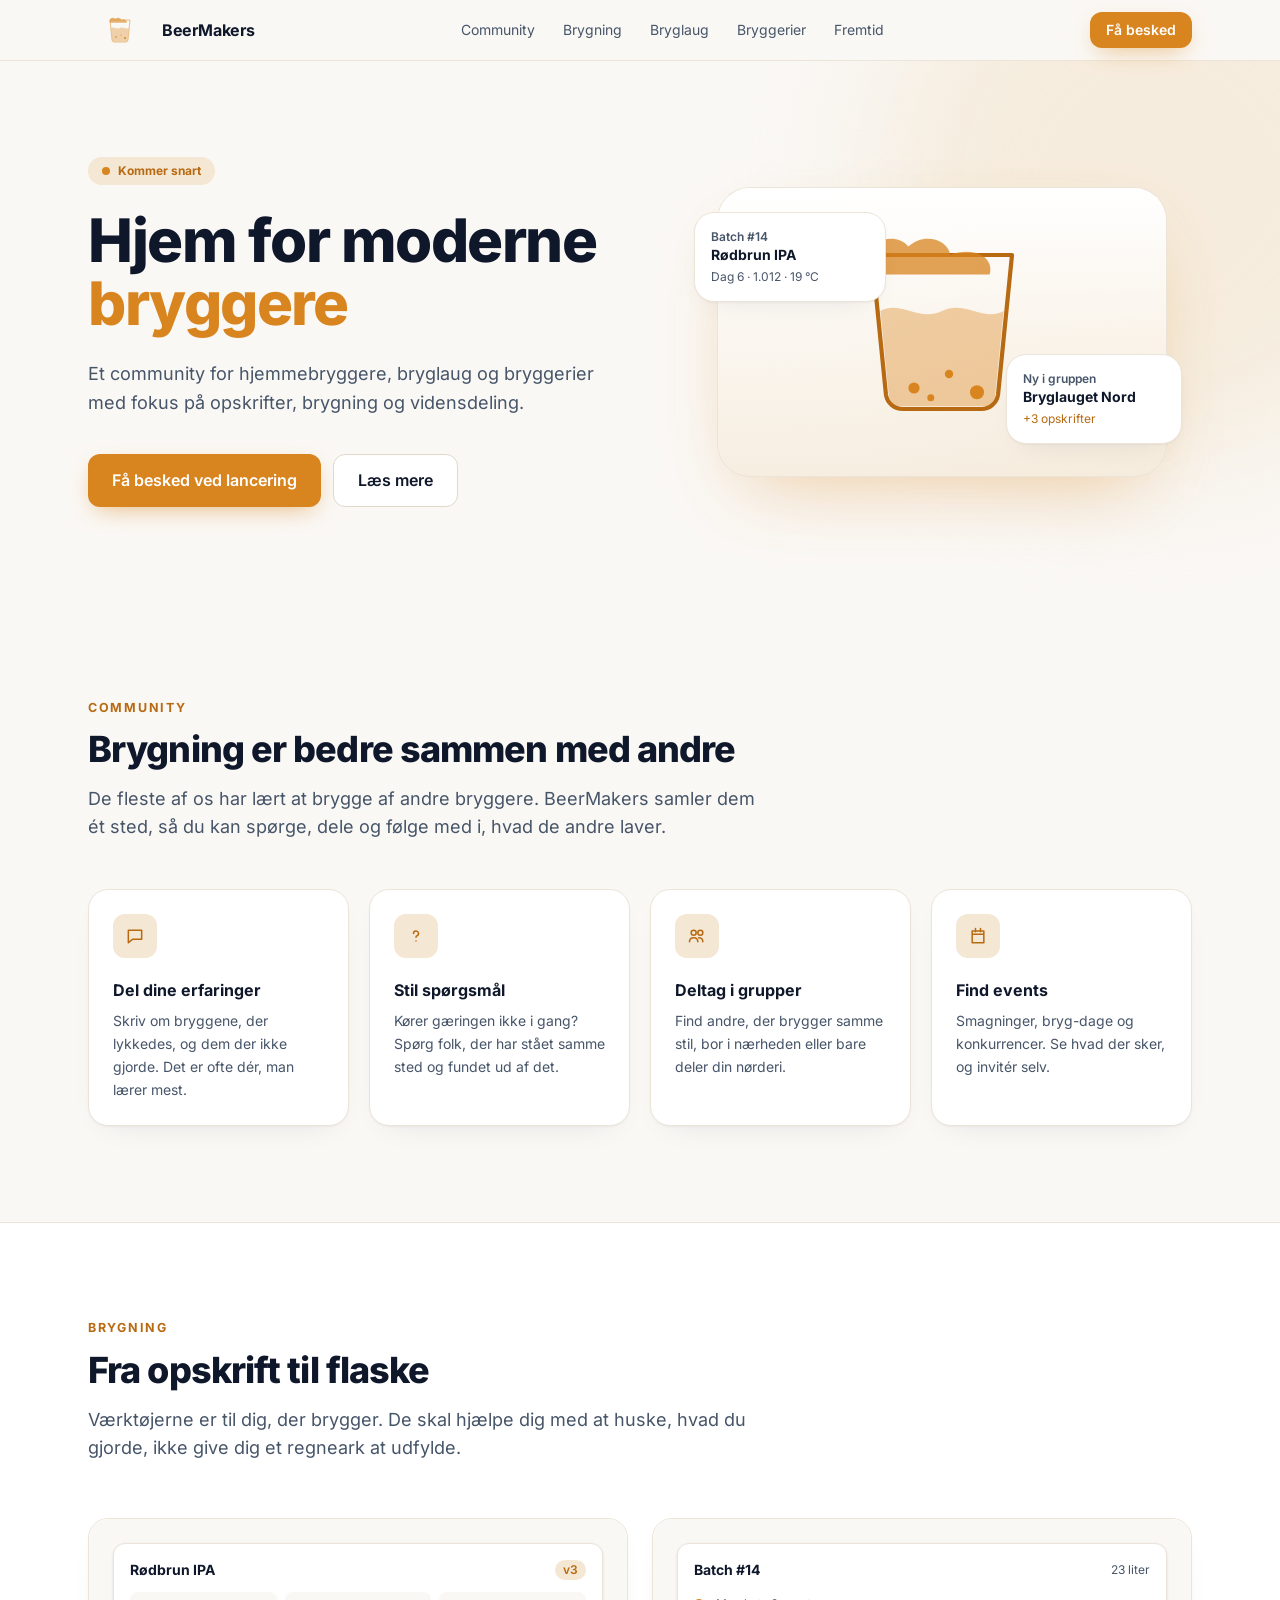
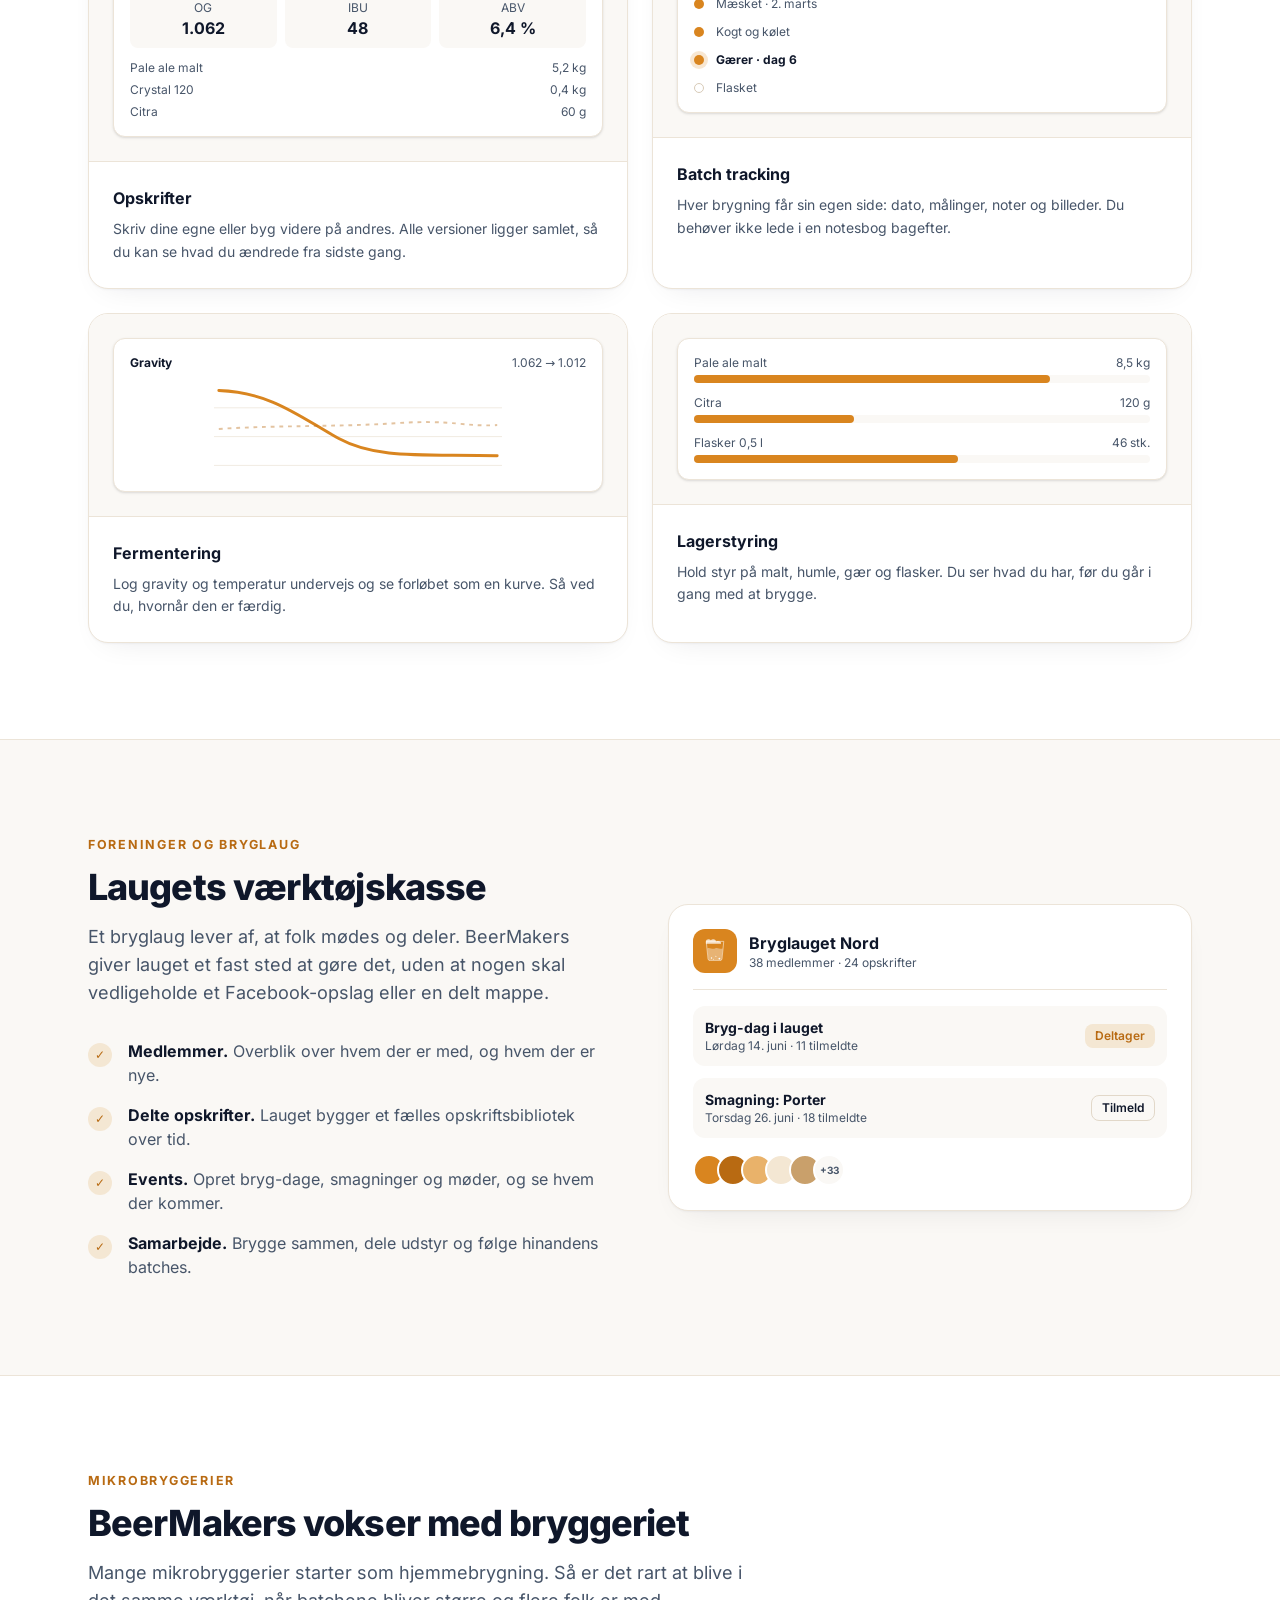
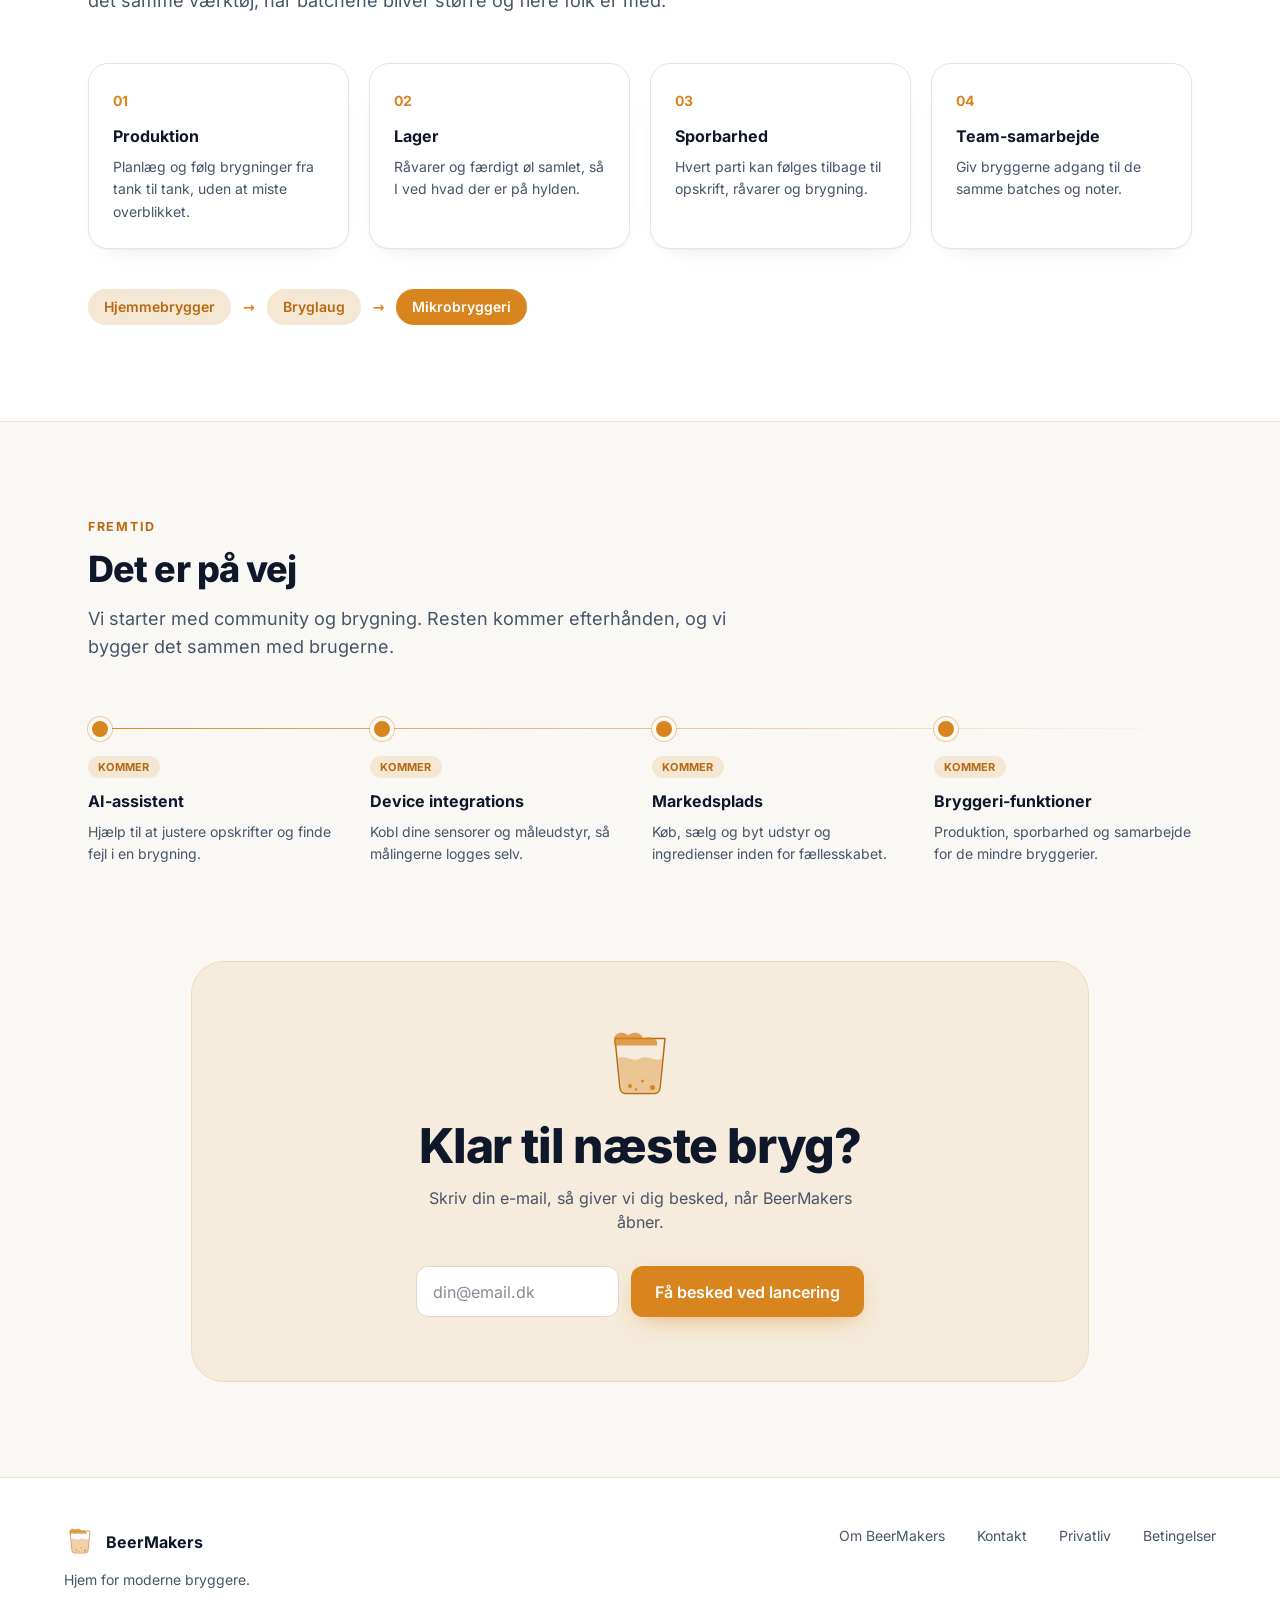
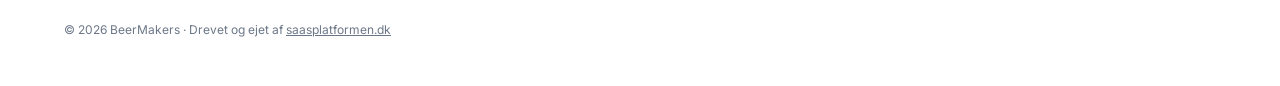
<file: index.html>
<!DOCTYPE html><html lang="da"><head><meta charset="utf-8"><meta name="viewport" content="width=device-width, initial-scale=1"><title>BeerMakers – Hjem for moderne bryggere</title><meta name="description" content="BeerMakers er et community for hjemmebryggere, bryglaug og bryggerier med fokus på opskrifter, brygning og vidensdeling. Kommer snart."><meta name="theme-color" content="#FAF8F5"><link rel="canonical" href="https://www.beermakers.online/"><link rel="icon" type="image/svg+xml" href="/favicon.svg"><meta property="og:type" content="website"><meta property="og:locale" content="da_DK"><meta property="og:site_name" content="BeerMakers"><meta property="og:title" content="BeerMakers – Hjem for moderne bryggere"><meta property="og:description" content="BeerMakers er et community for hjemmebryggere, bryglaug og bryggerier med fokus på opskrifter, brygning og vidensdeling. Kommer snart."><meta property="og:url" content="https://www.beermakers.online/"><meta name="twitter:card" content="summary"><script type="application/ld+json">{"@context":"https://schema.org","@type":"Organization","name":"BeerMakers","url":"https://www.beermakers.online","parentOrganization":{"@type":"Organization","name":"SaaSPlatformen","url":"https://www.saasplatformen.dk"}}</script><link rel="stylesheet" href="/_astro/Base.WzMVnJME.css"></head><body><a href="#main" class="sr-only focus:not-sr-only focus:fixed focus:left-4 focus:top-4 focus:z-50 focus:rounded-lg focus:bg-white focus:px-4 focus:py-2">Spring til indhold</a><header class="sticky top-0 z-40 border-b border-[#ece4d8] bg-paper/85 backdrop-blur"><div class="mx-auto flex max-w-6xl items-center justify-between px-6 py-3"><a href="/" class="brand-link flex items-center gap-2.5 font-bold tracking-tight"><svg class="navlogo h-8 w-16" viewBox="0 0 320 160" fill="none" aria-hidden="true" focusable="false" style="color:#D9851F"><path d="M110 30h100l-10 100a12 12 0 0 1-12 10h-56a12 12 0 0 1-12-10z" stroke="currentColor" stroke-width="2.5" stroke-linejoin="round"></path><path class="liquid" d="M116 70c14-8 28 8 44 0s30 8 44 0l-6 60a8 8 0 0 1-8 8h-60a8 8 0 0 1-8-8z" fill="currentColor" fill-opacity="0.35"></path><path d="M108 32c0-14 20-18 28-8 10-10 28-6 30 6 14-6 32 0 28 14H108z" fill="currentColor" fill-opacity="0.6"></path><circle class="b b1" cx="140" cy="115" r="4" fill="currentColor"></circle><circle class="b b2" cx="165" cy="105" r="3" fill="currentColor"></circle><circle class="b b3" cx="185" cy="120" r="5" fill="currentColor"></circle></svg><span>BeerMakers</span></a><nav class="hidden items-center gap-7 text-sm text-slate-body md:flex" aria-label="Hovedmenu"><a href="#community" class="hover:text-ink">Community</a><a href="#brygning" class="hover:text-ink">Brygning</a><a href="#laug" class="hover:text-ink">Bryglaug</a><a href="#bryggerier" class="hover:text-ink">Bryggerier</a><a href="#fremtid" class="hover:text-ink">Fremtid</a></nav><a href="#notify" class="btn btn-primary !px-4 !py-2 text-sm">Få besked</a></div></header><main id="main"><!-- HERO --><section class="relative overflow-hidden"><div class="pointer-events-none absolute -right-40 -top-40 h-[560px] w-[560px] rounded-full bg-cream/70 blur-3xl"></div><div class="relative mx-auto grid max-w-6xl items-center gap-14 px-6 pb-24 pt-16 md:pt-24 lg:grid-cols-[1.1fr_1fr]"><div><span class="reveal inline-flex items-center gap-2 rounded-full bg-cream px-3.5 py-1.5 text-xs font-bold text-amber-dark"><span class="h-2 w-2 rounded-full bg-amber"></span>Kommer snart</span><h1 class="reveal mt-6 text-5xl font-extrabold leading-[1.05] tracking-tight sm:text-6xl" style="--d:80ms">Hjem for moderne <span class="text-amber">bryggere</span></h1><p class="reveal mt-6 max-w-xl text-lg leading-relaxed text-slate-body" style="--d:160ms">Et community for hjemmebryggere, bryglaug og bryggerier med fokus på opskrifter, brygning og vidensdeling.</p><div class="reveal mt-9 flex flex-wrap gap-3" style="--d:240ms"><a href="#notify" class="btn btn-primary">Få besked ved lancering</a><a href="#community" class="btn btn-ghost">Læs mere</a></div></div><div class="reveal relative mx-auto w-full max-w-md" style="--d:150ms" aria-hidden="true"><div class="rounded-[2rem] bg-gradient-to-b from-white to-cream/60 p-8 shadow-[0_30px_80px_-30px_rgba(217,133,31,.45)] ring-1 ring-[#ece4d8]"><svg viewBox="80 10 160 150" fill="none" class="logo-hover mx-auto h-56 w-56" aria-hidden="true" focusable="false"><defs><clipPath id="glass-clip"><path d="M110 30h100l-10 100a12 12 0 0 1-12 10h-56a12 12 0 0 1-12-10z"></path></clipPath></defs><path d="M116 70c14-8 28 8 44 0s30 8 44 0l-6 60a8 8 0 0 1-8 8h-60a8 8 0 0 1-8-8z" fill="#D9851F" fill-opacity=".38"></path><path d="M110 30h100l-10 100a12 12 0 0 1-12 10h-56a12 12 0 0 1-12-10z" stroke="#B86A12" stroke-width="3" stroke-linejoin="round"></path><g clip-path="url(#glass-clip)" fill="#D9851F"><circle class="bubble" cx="140" cy="125" r="4"></circle><circle class="bubble" cx="165" cy="115" r="3" style="animation-delay:-1.2s"></circle><circle class="bubble" cx="185" cy="128" r="5" style="animation-delay:-2.4s"></circle><circle class="bubble" cx="152" cy="132" r="2.5" style="animation-delay:-.6s"></circle></g><path class="foam" d="M108 32c0-14 20-18 28-8 10-10 28-6 30 6 14-6 32 0 28 14H108z" fill="#D9851F" fill-opacity=".75"></path></svg></div><div class="card floaty absolute -left-6 top-6 w-48 p-4 text-sm" style="--r:-3deg"><p class="text-xs font-semibold text-slate-body">Batch #14</p><p class="font-bold">Rødbrun IPA</p><p class="mt-1 text-xs text-slate-body">Dag 6 · 1.012 · 19 °C</p></div><div class="card floaty absolute -right-4 bottom-8 w-44 p-4 text-sm" style="--r:3deg;animation-delay:-3s"><p class="text-xs font-semibold text-slate-body">Ny i gruppen</p><p class="font-bold">Bryglauget Nord</p><p class="mt-1 text-xs text-amber-dark">+3 opskrifter</p></div></div></div></section><!-- COMMUNITY --><section id="community" class="mx-auto max-w-6xl px-6 py-24"><p class="eyebrow reveal">Community</p><h2 class="reveal mt-3 max-w-2xl text-4xl font-extrabold tracking-tight" style="--d:60ms">Brygning er bedre sammen med andre</h2><p class="reveal mt-4 max-w-2xl text-lg text-slate-body" style="--d:120ms">De fleste af os har lært at brygge af andre bryggere. BeerMakers samler dem ét sted, så du kan spørge, dele og følge med i, hvad de andre laver.</p><div class="mt-12 grid gap-5 sm:grid-cols-2 lg:grid-cols-4"><article class="card reveal p-6" style="--d:0ms"><div class="grid h-11 w-11 place-items-center rounded-xl bg-cream text-amber-dark"><svg viewBox="0 0 24 24" class="h-5 w-5" fill="none" stroke="currentColor" stroke-width="1.8" stroke-linecap="round" stroke-linejoin="round" aria-hidden="true"><path d="M4 5h16v11H9l-5 4z"></path></svg></div><h3 class="mt-5 font-bold">Del dine erfaringer</h3><p class="mt-2 text-sm leading-relaxed text-slate-body">Skriv om bryggene, der lykkedes, og dem der ikke gjorde. Det er ofte dér, man lærer mest.</p></article><article class="card reveal p-6" style="--d:80ms"><div class="grid h-11 w-11 place-items-center rounded-xl bg-cream text-amber-dark"><svg viewBox="0 0 24 24" class="h-5 w-5" fill="none" stroke="currentColor" stroke-width="1.8" stroke-linecap="round" stroke-linejoin="round" aria-hidden="true"><path d="M9 9a3 3 0 1 1 4 2.8c-.7.4-1 .9-1 1.7M12 18h.01"></path></svg></div><h3 class="mt-5 font-bold">Stil spørgsmål</h3><p class="mt-2 text-sm leading-relaxed text-slate-body">Kører gæringen ikke i gang? Spørg folk, der har stået samme sted og fundet ud af det.</p></article><article class="card reveal p-6" style="--d:160ms"><div class="grid h-11 w-11 place-items-center rounded-xl bg-cream text-amber-dark"><svg viewBox="0 0 24 24" class="h-5 w-5" fill="none" stroke="currentColor" stroke-width="1.8" stroke-linecap="round" stroke-linejoin="round" aria-hidden="true"><path d="M8 11a3 3 0 1 0 0-6 3 3 0 0 0 0 6zm8 0a3 3 0 1 0 0-6 3 3 0 0 0 0 6zM3 19c0-3 2-5 5-5s5 2 5 5m1-5c3 0 5 2 5 5"></path></svg></div><h3 class="mt-5 font-bold">Deltag i grupper</h3><p class="mt-2 text-sm leading-relaxed text-slate-body">Find andre, der brygger samme stil, bor i nærheden eller bare deler din nørderi.</p></article><article class="card reveal p-6" style="--d:240ms"><div class="grid h-11 w-11 place-items-center rounded-xl bg-cream text-amber-dark"><svg viewBox="0 0 24 24" class="h-5 w-5" fill="none" stroke="currentColor" stroke-width="1.8" stroke-linecap="round" stroke-linejoin="round" aria-hidden="true"><path d="M5 6h14v14H5zM5 10h14M9 3v4m6-4v4"></path></svg></div><h3 class="mt-5 font-bold">Find events</h3><p class="mt-2 text-sm leading-relaxed text-slate-body">Smagninger, bryg-dage og konkurrencer. Se hvad der sker, og invitér selv.</p></article></div></section><!-- BRYGNING --><section id="brygning" class="border-y border-[#ece4d8] bg-white py-24"><div class="mx-auto max-w-6xl px-6"><p class="eyebrow reveal">Brygning</p><h2 class="reveal mt-3 max-w-2xl text-4xl font-extrabold tracking-tight" style="--d:60ms">Fra opskrift til flaske</h2><p class="reveal mt-4 max-w-2xl text-lg text-slate-body" style="--d:120ms">Værktøjerne er til dig, der brygger. De skal hjælpe dig med at huske, hvad du gjorde, ikke give dig et regneark at udfylde.</p><div class="mt-14 grid gap-6 lg:grid-cols-2"><!-- opskrift --><article class="card reveal overflow-hidden" style="--d:0ms"><div class="border-b border-[#ece4d8] bg-paper p-6" aria-hidden="true"><div class="rounded-xl border border-[#ece4d8] bg-white p-4 text-sm shadow-sm"><div class="flex items-center justify-between"><b>Rødbrun IPA</b><span class="rounded-full bg-cream px-2 py-0.5 text-xs font-semibold text-amber-dark">v3</span></div><dl class="mt-3 grid grid-cols-3 gap-2 text-center text-xs text-slate-body"><div class="rounded-lg bg-paper p-2"><dt>OG</dt><dd class="text-base font-bold text-ink">1.062</dd></div><div class="rounded-lg bg-paper p-2"><dt>IBU</dt><dd class="text-base font-bold text-ink">48</dd></div><div class="rounded-lg bg-paper p-2"><dt>ABV</dt><dd class="text-base font-bold text-ink">6,4 %</dd></div></dl><ul class="mt-3 space-y-1.5 text-xs text-slate-body"><li class="flex justify-between"><span>Pale ale malt</span><span>5,2 kg</span></li><li class="flex justify-between"><span>Crystal 120</span><span>0,4 kg</span></li><li class="flex justify-between"><span>Citra</span><span>60 g</span></li></ul></div></div><div class="p-6"><h3 class="font-bold">Opskrifter</h3><p class="mt-2 text-sm leading-relaxed text-slate-body">Skriv dine egne eller byg videre på andres. Alle versioner ligger samlet, så du kan se hvad du ændrede fra sidste gang.</p></div></article><!-- batch --><article class="card reveal overflow-hidden" style="--d:80ms"><div class="border-b border-[#ece4d8] bg-paper p-6" aria-hidden="true"><div class="rounded-xl border border-[#ece4d8] bg-white p-4 text-sm shadow-sm"><div class="flex items-center justify-between"><b>Batch #14</b><span class="text-xs text-slate-body">23 liter</span></div><ol class="mt-4 space-y-3 text-xs"><li class="flex items-center gap-3"><span class="h-2.5 w-2.5 rounded-full bg-amber"></span><span class="text-slate-body">Mæsket · 2. marts</span></li><li class="flex items-center gap-3"><span class="h-2.5 w-2.5 rounded-full bg-amber"></span><span class="text-slate-body">Kogt og kølet</span></li><li class="flex items-center gap-3"><span class="h-2.5 w-2.5 rounded-full bg-amber ring-4 ring-amber/20"></span><b>Gærer · dag 6</b></li><li class="flex items-center gap-3"><span class="h-2.5 w-2.5 rounded-full border border-[#d8cbb8]"></span><span class="text-slate-body">Flasket</span></li></ol></div></div><div class="p-6"><h3 class="font-bold">Batch tracking</h3><p class="mt-2 text-sm leading-relaxed text-slate-body">Hver brygning får sin egen side: dato, målinger, noter og billeder. Du behøver ikke lede i en notesbog bagefter.</p></div></article><!-- fermentering --><article class="card reveal overflow-hidden" style="--d:0ms"><div class="border-b border-[#ece4d8] bg-paper p-6" aria-hidden="true"><div class="rounded-xl border border-[#ece4d8] bg-white p-4 shadow-sm"><div class="flex justify-between text-xs text-slate-body"><b class="text-ink">Gravity</b><span>1.062 → 1.012</span></div><svg viewBox="0 0 300 100" class="mt-2 h-24 w-full" fill="none"><path d="M0 90H300M0 60H300M0 30H300" stroke="#f1ebe1"></path><path class="drawn" d="M5 12C60 14 90 40 130 62S220 78 295 80" stroke="#D9851F" stroke-width="3" stroke-linecap="round"></path><path d="M5 52C70 48 130 50 190 46S260 50 295 48" stroke="#B86A12" stroke-opacity=".4" stroke-width="2" stroke-dasharray="4 5"></path></svg></div></div><div class="p-6"><h3 class="font-bold">Fermentering</h3><p class="mt-2 text-sm leading-relaxed text-slate-body">Log gravity og temperatur undervejs og se forløbet som en kurve. Så ved du, hvornår den er færdig.</p></div></article><!-- lager --><article class="card reveal overflow-hidden" style="--d:80ms"><div class="border-b border-[#ece4d8] bg-paper p-6" aria-hidden="true"><div class="space-y-3 rounded-xl border border-[#ece4d8] bg-white p-4 text-xs shadow-sm"><div><div class="mb-1 flex justify-between text-slate-body"><span>Pale ale malt</span><span>8,5 kg</span></div><div class="h-2 rounded-full bg-paper"><div class="h-2 w-[78%] rounded-full bg-amber"></div></div></div><div><div class="mb-1 flex justify-between text-slate-body"><span>Citra</span><span>120 g</span></div><div class="h-2 rounded-full bg-paper"><div class="h-2 w-[35%] rounded-full bg-amber"></div></div></div><div><div class="mb-1 flex justify-between text-slate-body"><span>Flasker 0,5 l</span><span>46 stk.</span></div><div class="h-2 rounded-full bg-paper"><div class="h-2 w-[58%] rounded-full bg-amber"></div></div></div></div></div><div class="p-6"><h3 class="font-bold">Lagerstyring</h3><p class="mt-2 text-sm leading-relaxed text-slate-body">Hold styr på malt, humle, gær og flasker. Du ser hvad du har, før du går i gang med at brygge.</p></div></article></div></div></section><!-- LAUG --><section id="laug" class="mx-auto grid max-w-6xl items-center gap-14 px-6 py-24 lg:grid-cols-2"><div><p class="eyebrow reveal">Foreninger og bryglaug</p><h2 class="reveal mt-3 text-4xl font-extrabold tracking-tight" style="--d:60ms">Laugets værktøjskasse</h2><p class="reveal mt-4 text-lg text-slate-body" style="--d:120ms">Et bryglaug lever af, at folk mødes og deler. BeerMakers giver lauget et fast sted at gøre det, uden at nogen skal vedligeholde et Facebook-opslag eller en delt mappe.</p><ul class="mt-8 space-y-4"><li class="reveal flex gap-4" style="--d:0ms"><span class="mt-1 grid h-6 w-6 shrink-0 place-items-center rounded-full bg-cream text-xs font-bold text-amber-dark">✓</span><p><b>Medlemmer.</b> <span class="text-slate-body">Overblik over hvem der er med, og hvem der er nye.</span></p></li><li class="reveal flex gap-4" style="--d:70ms"><span class="mt-1 grid h-6 w-6 shrink-0 place-items-center rounded-full bg-cream text-xs font-bold text-amber-dark">✓</span><p><b>Delte opskrifter.</b> <span class="text-slate-body">Lauget bygger et fælles opskriftsbibliotek over tid.</span></p></li><li class="reveal flex gap-4" style="--d:140ms"><span class="mt-1 grid h-6 w-6 shrink-0 place-items-center rounded-full bg-cream text-xs font-bold text-amber-dark">✓</span><p><b>Events.</b> <span class="text-slate-body">Opret bryg-dage, smagninger og møder, og se hvem der kommer.</span></p></li><li class="reveal flex gap-4" style="--d:210ms"><span class="mt-1 grid h-6 w-6 shrink-0 place-items-center rounded-full bg-cream text-xs font-bold text-amber-dark">✓</span><p><b>Samarbejde.</b> <span class="text-slate-body">Brygge sammen, dele udstyr og følge hinandens batches.</span></p></li></ul></div><div class="reveal card p-6" style="--d:120ms" aria-hidden="true"><div class="flex items-center gap-3 border-b border-[#ece4d8] pb-4"><span class="grid h-11 w-11 place-items-center rounded-xl bg-amber text-white"><svg viewBox="80 10 160 150" fill="none" class="logo-hover h-7 w-7 brightness-0 invert" aria-hidden="true" focusable="false"><defs><clipPath id="glass-clip"><path d="M110 30h100l-10 100a12 12 0 0 1-12 10h-56a12 12 0 0 1-12-10z"></path></clipPath></defs><path d="M116 70c14-8 28 8 44 0s30 8 44 0l-6 60a8 8 0 0 1-8 8h-60a8 8 0 0 1-8-8z" fill="#D9851F" fill-opacity=".38"></path><path d="M110 30h100l-10 100a12 12 0 0 1-12 10h-56a12 12 0 0 1-12-10z" stroke="#B86A12" stroke-width="3" stroke-linejoin="round"></path><g clip-path="url(#glass-clip)" fill="#D9851F"><circle class="bubble" cx="140" cy="125" r="4"></circle><circle class="bubble" cx="165" cy="115" r="3" style="animation-delay:-1.2s"></circle><circle class="bubble" cx="185" cy="128" r="5" style="animation-delay:-2.4s"></circle><circle class="bubble" cx="152" cy="132" r="2.5" style="animation-delay:-.6s"></circle></g><path class="foam" d="M108 32c0-14 20-18 28-8 10-10 28-6 30 6 14-6 32 0 28 14H108z" fill="#D9851F" fill-opacity=".75"></path></svg></span><div><b>Bryglauget Nord</b><p class="text-xs text-slate-body">38 medlemmer · 24 opskrifter</p></div></div><div class="mt-4 space-y-3 text-sm"><div class="flex items-center justify-between rounded-xl bg-paper p-3"><div><b>Bryg-dag i lauget</b><p class="text-xs text-slate-body">Lørdag 14. juni · 11 tilmeldte</p></div><span class="rounded-lg bg-cream px-2.5 py-1 text-xs font-semibold text-amber-dark">Deltager</span></div><div class="flex items-center justify-between rounded-xl bg-paper p-3"><div><b>Smagning: Porter</b><p class="text-xs text-slate-body">Torsdag 26. juni · 18 tilmeldte</p></div><span class="rounded-lg border border-[#e2d8c9] px-2.5 py-1 text-xs font-semibold">Tilmeld</span></div><div class="flex -space-x-2 pt-1"><span class="h-8 w-8 rounded-full border-2 border-white" style="background:#D9851F"></span><span class="h-8 w-8 rounded-full border-2 border-white" style="background:#B86A12"></span><span class="h-8 w-8 rounded-full border-2 border-white" style="background:#E9B26A"></span><span class="h-8 w-8 rounded-full border-2 border-white" style="background:#F4E7D3"></span><span class="h-8 w-8 rounded-full border-2 border-white" style="background:#C9A06B"></span><span class="grid h-8 w-8 place-items-center rounded-full border-2 border-white bg-paper text-[10px] font-bold text-slate-body">+33</span></div></div></div></section><!-- BRYGGERIER --><section id="bryggerier" class="bg-white py-24 border-y border-[#ece4d8]"><div class="mx-auto max-w-6xl px-6"><p class="eyebrow reveal">Mikrobryggerier</p><h2 class="reveal mt-3 max-w-2xl text-4xl font-extrabold tracking-tight" style="--d:60ms">BeerMakers vokser med bryggeriet</h2><p class="reveal mt-4 max-w-2xl text-lg text-slate-body" style="--d:120ms">Mange mikrobryggerier starter som hjemmebrygning. Så er det rart at blive i det samme værktøj, når batchene bliver større og flere folk er med.</p><div class="mt-12 grid gap-5 sm:grid-cols-2 lg:grid-cols-4"><article class="card reveal p-6" style="--d:0ms"><span class="text-sm font-bold text-amber">01</span><h3 class="mt-3 font-bold">Produktion</h3><p class="mt-2 text-sm leading-relaxed text-slate-body">Planlæg og følg brygninger fra tank til tank, uden at miste overblikket.</p></article><article class="card reveal p-6" style="--d:80ms"><span class="text-sm font-bold text-amber">02</span><h3 class="mt-3 font-bold">Lager</h3><p class="mt-2 text-sm leading-relaxed text-slate-body">Råvarer og færdigt øl samlet, så I ved hvad der er på hylden.</p></article><article class="card reveal p-6" style="--d:160ms"><span class="text-sm font-bold text-amber">03</span><h3 class="mt-3 font-bold">Sporbarhed</h3><p class="mt-2 text-sm leading-relaxed text-slate-body">Hvert parti kan følges tilbage til opskrift, råvarer og brygning.</p></article><article class="card reveal p-6" style="--d:240ms"><span class="text-sm font-bold text-amber">04</span><h3 class="mt-3 font-bold">Team-samarbejde</h3><p class="mt-2 text-sm leading-relaxed text-slate-body">Giv bryggerne adgang til de samme batches og noter.</p></article></div><div class="reveal mt-10 flex flex-wrap items-center gap-3 text-sm font-semibold" style="--d:200ms"><span class="rounded-full bg-cream px-4 py-2 text-amber-dark">Hjemmebrygger</span><span aria-hidden="true" class="text-amber">→</span><span class="rounded-full bg-cream px-4 py-2 text-amber-dark">Bryglaug</span><span aria-hidden="true" class="text-amber">→</span><span class="rounded-full bg-amber px-4 py-2 text-white">Mikrobryggeri</span></div></div></section><!-- FREMTID --><section id="fremtid" class="mx-auto max-w-6xl px-6 py-24"><p class="eyebrow reveal">Fremtid</p><h2 class="reveal mt-3 max-w-2xl text-4xl font-extrabold tracking-tight" style="--d:60ms">Det er på vej</h2><p class="reveal mt-4 max-w-2xl text-lg text-slate-body" style="--d:120ms">Vi starter med community og brygning. Resten kommer efterhånden, og vi bygger det sammen med brugerne.</p><ol class="relative mt-14 grid gap-6 md:grid-cols-4"><div class="absolute left-0 right-0 top-[11px] hidden h-px bg-gradient-to-r from-amber via-[#e9c48f] to-transparent md:block"></div><li class="reveal relative pt-9" style="--d:0ms"><span class="absolute left-0 top-0 h-6 w-6 rounded-full border-4 border-paper bg-amber ring-1 ring-amber/40"></span><span class="rounded-full bg-cream px-2.5 py-1 text-[11px] font-bold uppercase tracking-wide text-amber-dark">Kommer</span><h3 class="mt-3 font-bold">AI-assistent</h3><p class="mt-2 text-sm leading-relaxed text-slate-body">Hjælp til at justere opskrifter og finde fejl i en brygning.</p></li><li class="reveal relative pt-9" style="--d:100ms"><span class="absolute left-0 top-0 h-6 w-6 rounded-full border-4 border-paper bg-amber ring-1 ring-amber/40"></span><span class="rounded-full bg-cream px-2.5 py-1 text-[11px] font-bold uppercase tracking-wide text-amber-dark">Kommer</span><h3 class="mt-3 font-bold">Device integrations</h3><p class="mt-2 text-sm leading-relaxed text-slate-body">Kobl dine sensorer og måleudstyr, så målingerne logges selv.</p></li><li class="reveal relative pt-9" style="--d:200ms"><span class="absolute left-0 top-0 h-6 w-6 rounded-full border-4 border-paper bg-amber ring-1 ring-amber/40"></span><span class="rounded-full bg-cream px-2.5 py-1 text-[11px] font-bold uppercase tracking-wide text-amber-dark">Kommer</span><h3 class="mt-3 font-bold">Markedsplads</h3><p class="mt-2 text-sm leading-relaxed text-slate-body">Køb, sælg og byt udstyr og ingredienser inden for fællesskabet.</p></li><li class="reveal relative pt-9" style="--d:300ms"><span class="absolute left-0 top-0 h-6 w-6 rounded-full border-4 border-paper bg-amber ring-1 ring-amber/40"></span><span class="rounded-full bg-cream px-2.5 py-1 text-[11px] font-bold uppercase tracking-wide text-amber-dark">Kommer</span><h3 class="mt-3 font-bold">Bryggeri-funktioner</h3><p class="mt-2 text-sm leading-relaxed text-slate-body">Produktion, sporbarhed og samarbejde for de mindre bryggerier.</p></li></ol></section><!-- CTA --><section id="notify" class="px-6 pb-24"><div class="relative mx-auto max-w-4xl overflow-hidden rounded-[2rem] bg-cream/70 p-10 text-center ring-1 ring-[#ecd9ba] sm:p-16"><svg viewBox="80 10 160 150" fill="none" class="logo-hover reveal mx-auto h-20 w-20" aria-hidden="true" focusable="false"><defs><clipPath id="glass-clip"><path d="M110 30h100l-10 100a12 12 0 0 1-12 10h-56a12 12 0 0 1-12-10z"></path></clipPath></defs><path d="M116 70c14-8 28 8 44 0s30 8 44 0l-6 60a8 8 0 0 1-8 8h-60a8 8 0 0 1-8-8z" fill="#D9851F" fill-opacity=".38"></path><path d="M110 30h100l-10 100a12 12 0 0 1-12 10h-56a12 12 0 0 1-12-10z" stroke="#B86A12" stroke-width="3" stroke-linejoin="round"></path><g clip-path="url(#glass-clip)" fill="#D9851F"><circle class="bubble" cx="140" cy="125" r="4"></circle><circle class="bubble" cx="165" cy="115" r="3" style="animation-delay:-1.2s"></circle><circle class="bubble" cx="185" cy="128" r="5" style="animation-delay:-2.4s"></circle><circle class="bubble" cx="152" cy="132" r="2.5" style="animation-delay:-.6s"></circle></g><path class="foam" d="M108 32c0-14 20-18 28-8 10-10 28-6 30 6 14-6 32 0 28 14H108z" fill="#D9851F" fill-opacity=".75"></path></svg><h2 class="reveal mt-4 text-4xl font-extrabold tracking-tight sm:text-5xl" style="--d:60ms">Klar til næste bryg?</h2><p class="reveal mx-auto mt-4 max-w-md text-slate-body" style="--d:120ms">Skriv din e-mail, så giver vi dig besked, når BeerMakers åbner.</p><form data-notify class="reveal mx-auto mt-8 flex max-w-md flex-col gap-3 sm:flex-row" style="--d:180ms"><label class="sr-only" for="email">E-mail</label><input id="email" type="email" required placeholder="din@email.dk" autocomplete="email" class="min-w-0 flex-1 rounded-xl border border-[#e2d8c9] bg-white px-4 py-3 outline-none transition focus:border-amber focus:ring-4 focus:ring-amber/20"><button type="submit" class="btn btn-primary">Få besked ved lancering</button></form><p id="notify-ok" hidden class="mt-6 font-semibold text-amber-dark">Tak! Vi skriver til dig, når vi er klar.</p></div></section></main><footer class="border-t border-[#ece4d8] bg-white px-6 py-12"><div class="mx-auto flex max-w-6xl flex-col justify-between gap-8 md:flex-row"><div><div class="flex items-center gap-2.5 font-bold"><svg viewBox="80 10 160 150" fill="none" class="logo-hover h-8 w-8" aria-hidden="true" focusable="false"><defs><clipPath id="glass-clip"><path d="M110 30h100l-10 100a12 12 0 0 1-12 10h-56a12 12 0 0 1-12-10z"></path></clipPath></defs><path d="M116 70c14-8 28 8 44 0s30 8 44 0l-6 60a8 8 0 0 1-8 8h-60a8 8 0 0 1-8-8z" fill="#D9851F" fill-opacity=".38"></path><path d="M110 30h100l-10 100a12 12 0 0 1-12 10h-56a12 12 0 0 1-12-10z" stroke="#B86A12" stroke-width="3" stroke-linejoin="round"></path><g clip-path="url(#glass-clip)" fill="#D9851F"><circle class="bubble" cx="140" cy="125" r="4"></circle><circle class="bubble" cx="165" cy="115" r="3" style="animation-delay:-1.2s"></circle><circle class="bubble" cx="185" cy="128" r="5" style="animation-delay:-2.4s"></circle><circle class="bubble" cx="152" cy="132" r="2.5" style="animation-delay:-.6s"></circle></g><path class="foam" d="M108 32c0-14 20-18 28-8 10-10 28-6 30 6 14-6 32 0 28 14H108z" fill="#D9851F" fill-opacity=".75"></path></svg>BeerMakers</div><p class="mt-3 text-sm text-slate-body">Hjem for moderne bryggere.</p></div><nav class="flex flex-wrap gap-x-8 gap-y-3 text-sm text-slate-body" aria-label="Footer"><a href="#community" class="hover:text-ink">Om BeerMakers</a><a href="mailto:kontakt@saasplatformen.dk" class="hover:text-ink">Kontakt</a><a href="/privatliv/" class="hover:text-ink">Privatliv</a><a href="/betingelser/" class="hover:text-ink">Betingelser</a></nav></div><p class="mx-auto mt-8 max-w-6xl text-xs text-slate-body/80">© 2026 BeerMakers · Drevet og ejet af <a href="https://saasplatformen.dk" target="_blank" rel="noopener noreferrer" class="underline hover:text-ink">saasplatformen.dk</a></p></footer><script type="module">var e=new IntersectionObserver(t=>t.forEach(t=>{t.isIntersecting&&(t.target.classList.add(`in`),e.unobserve(t.target))}),{threshold:.12});document.querySelectorAll(`.reveal`).forEach(t=>e.observe(t));var t=document.querySelector(`form[data-notify]`);t?.addEventListener(`submit`,e=>{e.preventDefault(),t.hidden=!0,document.getElementById(`notify-ok`)?.removeAttribute(`hidden`)});</script></body></html>
</file>
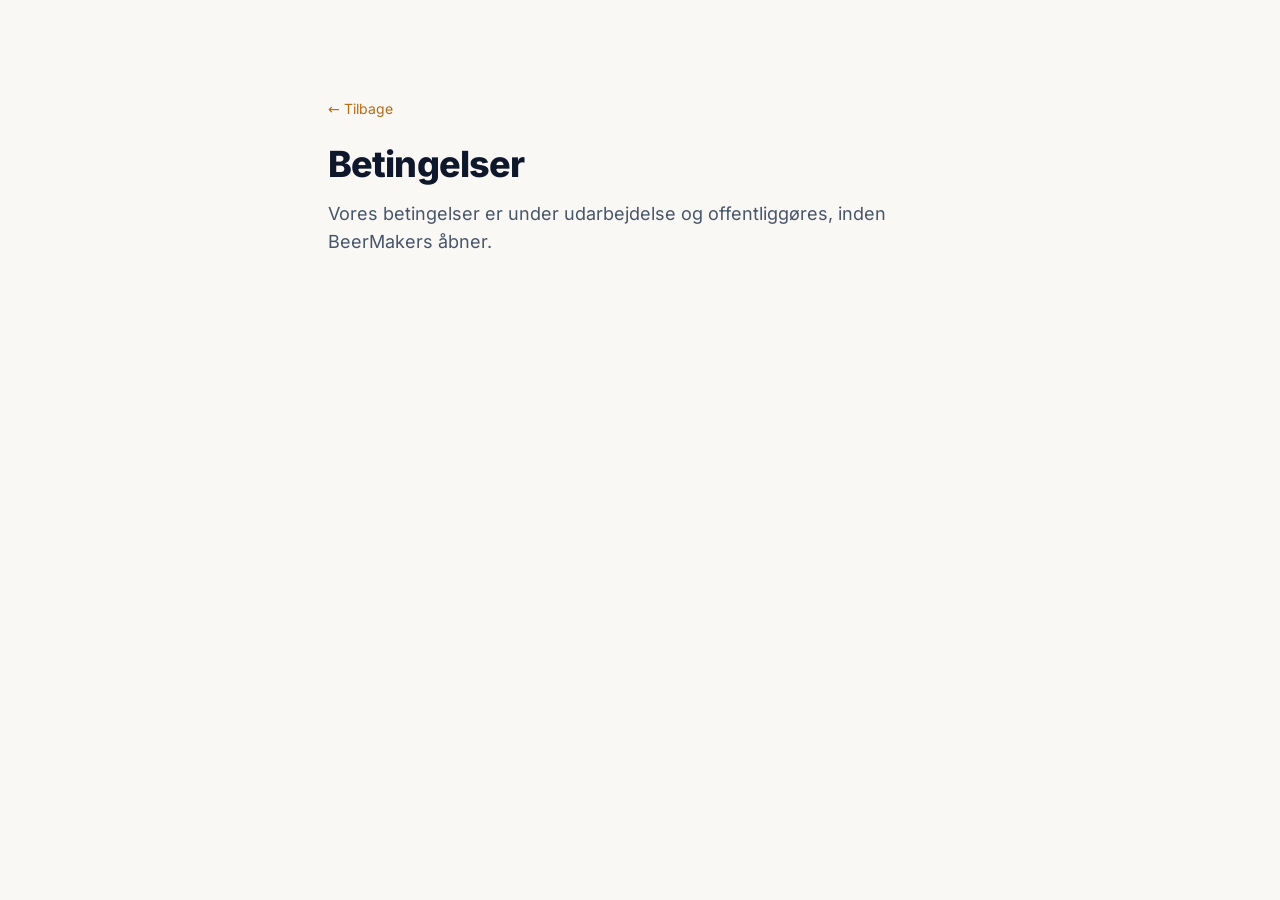
<file: betingelser/index.html>
<!DOCTYPE html><html lang="da"><head><meta charset="utf-8"><meta name="viewport" content="width=device-width, initial-scale=1"><title>Betingelser – BeerMakers</title><meta name="description" content="BeerMakers er et community for hjemmebryggere, bryglaug og bryggerier med fokus på opskrifter, brygning og vidensdeling. Kommer snart."><meta name="theme-color" content="#FAF8F5"><link rel="canonical" href="https://www.beermakers.online/betingelser/"><link rel="icon" type="image/svg+xml" href="/favicon.svg"><meta property="og:type" content="website"><meta property="og:locale" content="da_DK"><meta property="og:site_name" content="BeerMakers"><meta property="og:title" content="Betingelser – BeerMakers"><meta property="og:description" content="BeerMakers er et community for hjemmebryggere, bryglaug og bryggerier med fokus på opskrifter, brygning og vidensdeling. Kommer snart."><meta property="og:url" content="https://www.beermakers.online/betingelser/"><meta name="twitter:card" content="summary"><script type="application/ld+json">{"@context":"https://schema.org","@type":"Organization","name":"BeerMakers","url":"https://www.beermakers.online","parentOrganization":{"@type":"Organization","name":"SaaSPlatformen","url":"https://www.saasplatformen.dk"}}</script><link rel="stylesheet" href="/_astro/Base.WzMVnJME.css"></head><body><main class="mx-auto max-w-2xl px-6 py-24"><a href="/" class="text-sm text-amber-dark">← Tilbage</a><h1 class="mt-6 text-4xl font-extrabold tracking-tight">Betingelser</h1><p class="mt-4 text-lg text-slate-body">Vores betingelser er under udarbejdelse og offentliggøres, inden BeerMakers åbner.</p></main><script type="module">var e=new IntersectionObserver(t=>t.forEach(t=>{t.isIntersecting&&(t.target.classList.add(`in`),e.unobserve(t.target))}),{threshold:.12});document.querySelectorAll(`.reveal`).forEach(t=>e.observe(t));var t=document.querySelector(`form[data-notify]`);t?.addEventListener(`submit`,e=>{e.preventDefault(),t.hidden=!0,document.getElementById(`notify-ok`)?.removeAttribute(`hidden`)});</script></body></html>
</file>
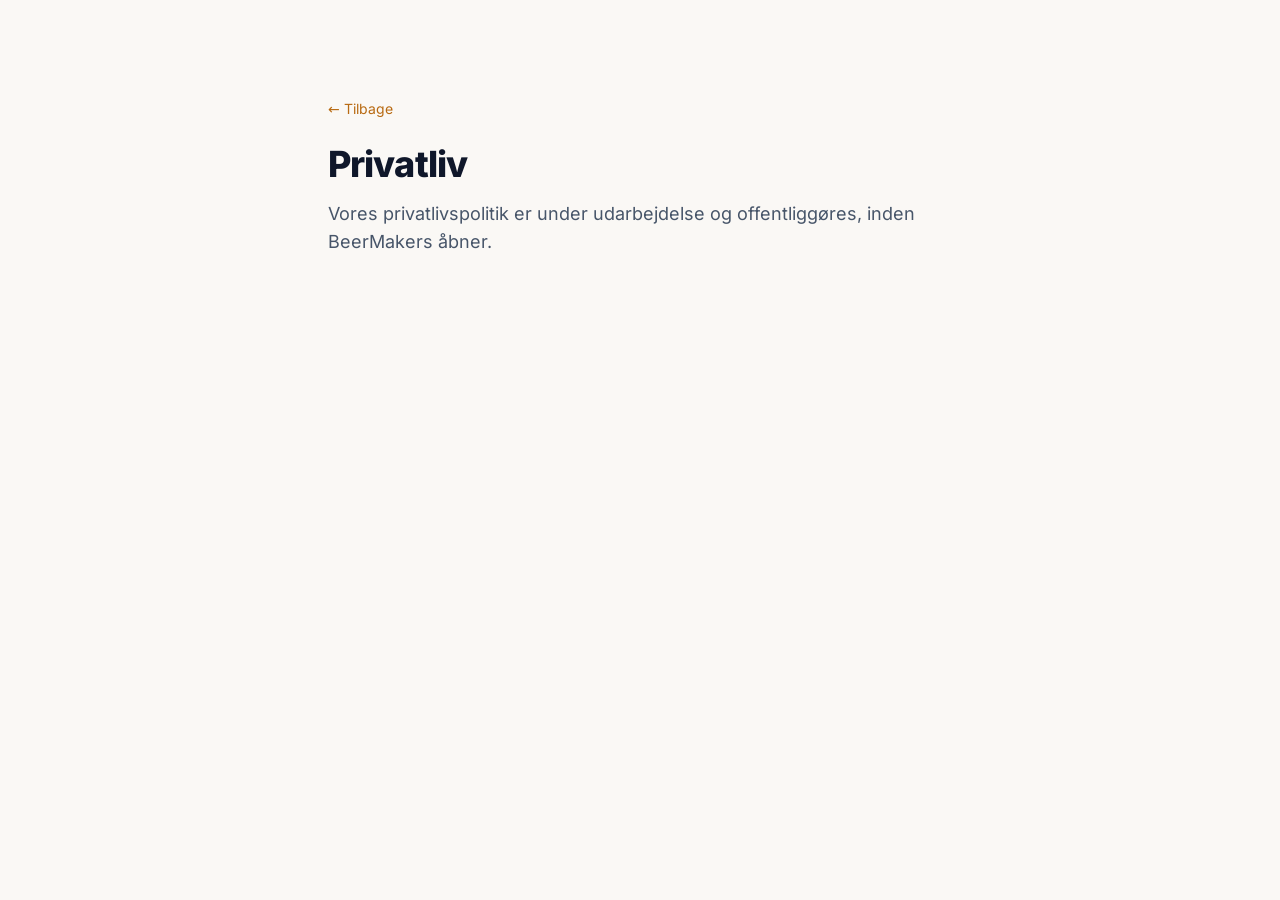
<file: privatliv/index.html>
<!DOCTYPE html><html lang="da"><head><meta charset="utf-8"><meta name="viewport" content="width=device-width, initial-scale=1"><title>Privatliv – BeerMakers</title><meta name="description" content="BeerMakers er et community for hjemmebryggere, bryglaug og bryggerier med fokus på opskrifter, brygning og vidensdeling. Kommer snart."><meta name="theme-color" content="#FAF8F5"><link rel="canonical" href="https://www.beermakers.online/privatliv/"><link rel="icon" type="image/svg+xml" href="/favicon.svg"><meta property="og:type" content="website"><meta property="og:locale" content="da_DK"><meta property="og:site_name" content="BeerMakers"><meta property="og:title" content="Privatliv – BeerMakers"><meta property="og:description" content="BeerMakers er et community for hjemmebryggere, bryglaug og bryggerier med fokus på opskrifter, brygning og vidensdeling. Kommer snart."><meta property="og:url" content="https://www.beermakers.online/privatliv/"><meta name="twitter:card" content="summary"><script type="application/ld+json">{"@context":"https://schema.org","@type":"Organization","name":"BeerMakers","url":"https://www.beermakers.online","parentOrganization":{"@type":"Organization","name":"SaaSPlatformen","url":"https://www.saasplatformen.dk"}}</script><link rel="stylesheet" href="/_astro/Base.WzMVnJME.css"></head><body><main class="mx-auto max-w-2xl px-6 py-24"><a href="/" class="text-sm text-amber-dark">← Tilbage</a><h1 class="mt-6 text-4xl font-extrabold tracking-tight">Privatliv</h1><p class="mt-4 text-lg text-slate-body">Vores privatlivspolitik er under udarbejdelse og offentliggøres, inden BeerMakers åbner.</p></main><script type="module">var e=new IntersectionObserver(t=>t.forEach(t=>{t.isIntersecting&&(t.target.classList.add(`in`),e.unobserve(t.target))}),{threshold:.12});document.querySelectorAll(`.reveal`).forEach(t=>e.observe(t));var t=document.querySelector(`form[data-notify]`);t?.addEventListener(`submit`,e=>{e.preventDefault(),t.hidden=!0,document.getElementById(`notify-ok`)?.removeAttribute(`hidden`)});</script></body></html>
</file>
<file: _astro/Base.WzMVnJME.css>
/*! tailwindcss v4.3.5 | MIT License | https://tailwindcss.com */
@layer properties{@supports (((-webkit-hyphens:none)) and (not (margin-trim:block))) or ((-moz-orient:inline) and (not (color:rgb(from red r g b)))){*,:before,:after,::backdrop{--tw-space-y-reverse:0;--tw-space-x-reverse:0;--tw-border-style:solid;--tw-gradient-position:initial;--tw-gradient-from:#0000;--tw-gradient-via:#0000;--tw-gradient-to:#0000;--tw-gradient-stops:initial;--tw-gradient-via-stops:initial;--tw-gradient-from-position:0%;--tw-gradient-via-position:50%;--tw-gradient-to-position:100%;--tw-leading:initial;--tw-font-weight:initial;--tw-tracking:initial;--tw-shadow:0 0 #0000;--tw-shadow-color:initial;--tw-shadow-alpha:100%;--tw-inset-shadow:0 0 #0000;--tw-inset-shadow-color:initial;--tw-inset-shadow-alpha:100%;--tw-ring-color:initial;--tw-ring-shadow:0 0 #0000;--tw-inset-ring-color:initial;--tw-inset-ring-shadow:0 0 #0000;--tw-ring-inset:initial;--tw-ring-offset-width:0px;--tw-ring-offset-color:#fff;--tw-ring-offset-shadow:0 0 #0000;--tw-blur:initial;--tw-brightness:initial;--tw-contrast:initial;--tw-grayscale:initial;--tw-hue-rotate:initial;--tw-invert:initial;--tw-opacity:initial;--tw-saturate:initial;--tw-sepia:initial;--tw-drop-shadow:initial;--tw-drop-shadow-color:initial;--tw-drop-shadow-alpha:100%;--tw-drop-shadow-size:initial;--tw-backdrop-blur:initial;--tw-backdrop-brightness:initial;--tw-backdrop-contrast:initial;--tw-backdrop-grayscale:initial;--tw-backdrop-hue-rotate:initial;--tw-backdrop-invert:initial;--tw-backdrop-opacity:initial;--tw-backdrop-saturate:initial;--tw-backdrop-sepia:initial}}}@layer theme{:root,:host{--font-sans:"Inter Variable", system-ui, sans-serif;--font-mono:ui-monospace, SFMono-Regular, Menlo, Monaco, Consolas, "Liberation Mono", "Courier New", monospace;--color-white:#fff;--spacing:.25rem;--container-md:28rem;--container-xl:36rem;--container-2xl:42rem;--container-4xl:56rem;--container-6xl:72rem;--text-xs:.75rem;--text-xs--line-height:calc(1 / .75);--text-sm:.875rem;--text-sm--line-height:calc(1.25 / .875);--text-base:1rem;--text-base--line-height:calc(1.5 / 1);--text-lg:1.125rem;--text-lg--line-height:calc(1.75 / 1.125);--text-4xl:2.25rem;--text-4xl--line-height:calc(2.5 / 2.25);--text-5xl:3rem;--text-5xl--line-height:1;--text-6xl:3.75rem;--text-6xl--line-height:1;--font-weight-semibold:600;--font-weight-bold:700;--font-weight-extrabold:800;--tracking-tight:-.025em;--tracking-wide:.025em;--leading-relaxed:1.625;--radius-lg:.5rem;--radius-xl:.75rem;--blur-3xl:64px;--default-transition-duration:.15s;--default-transition-timing-function:cubic-bezier(.4, 0, .2, 1);--default-font-family:var(--font-sans);--default-mono-font-family:var(--font-mono);--color-amber:#d9851f;--color-amber-dark:#b86a12;--color-cream:#f4e7d3;--color-paper:#faf8f5;--color-ink:#0f172a;--color-slate-body:#475569}}@layer base{*,:after,:before,::backdrop{box-sizing:border-box;border:0 solid;margin:0;padding:0}::file-selector-button{box-sizing:border-box;border:0 solid;margin:0;padding:0}html,:host{-webkit-text-size-adjust:100%;tab-size:4;line-height:1.5;font-family:var(--default-font-family,-apple-system, BlinkMacSystemFont, "Segoe UI", Roboto, "Helvetica Neue", "Noto Sans", Arial, sans-serif, "Apple Color Emoji", "Segoe UI Emoji", "Segoe UI Symbol", "Noto Color Emoji");font-feature-settings:var(--default-font-feature-settings,normal);font-variation-settings:var(--default-font-variation-settings,normal);-webkit-tap-highlight-color:transparent}hr{height:0;color:inherit;border-top-width:1px}abbr:where([title]){text-decoration:underline dotted}h1,h2,h3,h4,h5,h6{font-size:inherit;font-weight:inherit}a{color:inherit;-webkit-text-decoration:inherit;-webkit-text-decoration:inherit;-webkit-text-decoration:inherit;text-decoration:inherit}b,strong{font-weight:bolder}code,kbd,samp,pre{font-family:var(--default-mono-font-family,ui-monospace, SFMono-Regular, Menlo, Monaco, Consolas, "Liberation Mono", "Courier New", monospace);font-feature-settings:var(--default-mono-font-feature-settings,normal);font-variation-settings:var(--default-mono-font-variation-settings,normal);font-size:1em}small{font-size:80%}sub,sup{vertical-align:baseline;font-size:75%;line-height:0;position:relative}sub{bottom:-.25em}sup{top:-.5em}table{text-indent:0;border-color:inherit;border-collapse:collapse}:-moz-focusring:where(:not(iframe)){outline:auto}progress{vertical-align:baseline}summary{display:list-item}ol,ul,menu{list-style:none}img,svg,video,canvas,audio,iframe,embed,object{vertical-align:middle;display:block}img,video{max-width:100%;height:auto}button,input,select,optgroup,textarea{font:inherit;font-feature-settings:inherit;font-variation-settings:inherit;letter-spacing:inherit;color:inherit;opacity:1;background-color:#0000;border-radius:0}::file-selector-button{font:inherit;font-feature-settings:inherit;font-variation-settings:inherit;letter-spacing:inherit;color:inherit;opacity:1;background-color:#0000;border-radius:0}:where(select:is([multiple],[size])) optgroup{font-weight:bolder}:where(select:is([multiple],[size])) optgroup option{padding-inline-start:20px}::file-selector-button{margin-inline-end:4px}::placeholder{opacity:1}@supports (not ((-webkit-appearance:-apple-pay-button))) or (contain-intrinsic-size:1px){::placeholder{color:currentColor}@supports (color:color-mix(in lab, red, red)){::placeholder{color:color-mix(in oklab, currentcolor 50%, transparent)}}}textarea{resize:vertical}::-webkit-search-decoration{-webkit-appearance:none}::-webkit-date-and-time-value{min-height:1lh;text-align:inherit}::-webkit-datetime-edit{display:inline-flex}::-webkit-datetime-edit-fields-wrapper{padding:0}::-webkit-datetime-edit{padding-block:0}::-webkit-datetime-edit-year-field{padding-block:0}::-webkit-datetime-edit-month-field{padding-block:0}::-webkit-datetime-edit-day-field{padding-block:0}::-webkit-datetime-edit-hour-field{padding-block:0}::-webkit-datetime-edit-minute-field{padding-block:0}::-webkit-datetime-edit-second-field{padding-block:0}::-webkit-datetime-edit-millisecond-field{padding-block:0}::-webkit-datetime-edit-meridiem-field{padding-block:0}::-webkit-calendar-picker-indicator{line-height:1}:-moz-ui-invalid{box-shadow:none}button,input:where([type=button],[type=reset],[type=submit]){appearance:button}::file-selector-button{appearance:button}::-webkit-inner-spin-button{height:auto}::-webkit-outer-spin-button{height:auto}[hidden]:where(:not([hidden=until-found])){display:none!important}}@layer components;@layer utilities{.pointer-events-none{pointer-events:none}.sr-only{clip-path:inset(50%);white-space:nowrap;border-width:0;width:1px;height:1px;margin:-1px;padding:0;position:absolute;overflow:hidden}.absolute{position:absolute}.relative{position:relative}.sticky{position:sticky}.-top-40{top:calc(var(--spacing) * -40)}.top-0{top:0}.top-6{top:calc(var(--spacing) * 6)}.top-\[11px\]{top:11px}.-right-4{right:calc(var(--spacing) * -4)}.-right-40{right:calc(var(--spacing) * -40)}.right-0{right:0}.bottom-8{bottom:calc(var(--spacing) * 8)}.-left-6{left:calc(var(--spacing) * -6)}.left-0{left:0}.z-40{z-index:40}.mx-auto{margin-inline:auto}.mt-1{margin-top:var(--spacing)}.mt-2{margin-top:calc(var(--spacing) * 2)}.mt-3{margin-top:calc(var(--spacing) * 3)}.mt-4{margin-top:calc(var(--spacing) * 4)}.mt-5{margin-top:calc(var(--spacing) * 5)}.mt-6{margin-top:calc(var(--spacing) * 6)}.mt-8{margin-top:calc(var(--spacing) * 8)}.mt-9{margin-top:calc(var(--spacing) * 9)}.mt-10{margin-top:calc(var(--spacing) * 10)}.mt-12{margin-top:calc(var(--spacing) * 12)}.mt-14{margin-top:calc(var(--spacing) * 14)}.mb-1{margin-bottom:var(--spacing)}.flex{display:flex}.grid{display:grid}.hidden{display:none}.inline-flex{display:inline-flex}.h-2{height:calc(var(--spacing) * 2)}.h-2\.5{height:calc(var(--spacing) * 2.5)}.h-5{height:calc(var(--spacing) * 5)}.h-6{height:calc(var(--spacing) * 6)}.h-7{height:calc(var(--spacing) * 7)}.h-8{height:calc(var(--spacing) * 8)}.h-11{height:calc(var(--spacing) * 11)}.h-20{height:calc(var(--spacing) * 20)}.h-24{height:calc(var(--spacing) * 24)}.h-56{height:calc(var(--spacing) * 56)}.h-\[560px\]{height:560px}.h-px{height:1px}.w-2{width:calc(var(--spacing) * 2)}.w-2\.5{width:calc(var(--spacing) * 2.5)}.w-5{width:calc(var(--spacing) * 5)}.w-6{width:calc(var(--spacing) * 6)}.w-7{width:calc(var(--spacing) * 7)}.w-8{width:calc(var(--spacing) * 8)}.w-11{width:calc(var(--spacing) * 11)}.w-16{width:calc(var(--spacing) * 16)}.w-20{width:calc(var(--spacing) * 20)}.w-44{width:calc(var(--spacing) * 44)}.w-48{width:calc(var(--spacing) * 48)}.w-56{width:calc(var(--spacing) * 56)}.w-\[35\%\]{width:35%}.w-\[58\%\]{width:58%}.w-\[78\%\]{width:78%}.w-\[560px\]{width:560px}.w-full{width:100%}.max-w-2xl{max-width:var(--container-2xl)}.max-w-4xl{max-width:var(--container-4xl)}.max-w-6xl{max-width:var(--container-6xl)}.max-w-md{max-width:var(--container-md)}.max-w-xl{max-width:var(--container-xl)}.min-w-0{min-width:0}.flex-1{flex:1}.shrink-0{flex-shrink:0}.grid-cols-3{grid-template-columns:repeat(3,minmax(0,1fr))}.flex-col{flex-direction:column}.flex-wrap{flex-wrap:wrap}.place-items-center{place-items:center}.items-center{align-items:center}.justify-between{justify-content:space-between}.gap-2{gap:calc(var(--spacing) * 2)}.gap-2\.5{gap:calc(var(--spacing) * 2.5)}.gap-3{gap:calc(var(--spacing) * 3)}.gap-4{gap:calc(var(--spacing) * 4)}.gap-5{gap:calc(var(--spacing) * 5)}.gap-6{gap:calc(var(--spacing) * 6)}.gap-7{gap:calc(var(--spacing) * 7)}.gap-8{gap:calc(var(--spacing) * 8)}.gap-14{gap:calc(var(--spacing) * 14)}:where(.space-y-1\.5>:not(:last-child)){--tw-space-y-reverse:0;margin-block-start:calc(calc(var(--spacing) * 1.5) * var(--tw-space-y-reverse));margin-block-end:calc(calc(var(--spacing) * 1.5) * calc(1 - var(--tw-space-y-reverse)))}:where(.space-y-3>:not(:last-child)){--tw-space-y-reverse:0;margin-block-start:calc(calc(var(--spacing) * 3) * var(--tw-space-y-reverse));margin-block-end:calc(calc(var(--spacing) * 3) * calc(1 - var(--tw-space-y-reverse)))}:where(.space-y-4>:not(:last-child)){--tw-space-y-reverse:0;margin-block-start:calc(calc(var(--spacing) * 4) * var(--tw-space-y-reverse));margin-block-end:calc(calc(var(--spacing) * 4) * calc(1 - var(--tw-space-y-reverse)))}.gap-x-8{column-gap:calc(var(--spacing) * 8)}:where(.-space-x-2>:not(:last-child)){--tw-space-x-reverse:0;margin-inline-start:calc(calc(var(--spacing) * -2) * var(--tw-space-x-reverse));margin-inline-end:calc(calc(var(--spacing) * -2) * calc(1 - var(--tw-space-x-reverse)))}.gap-y-3{row-gap:calc(var(--spacing) * 3)}.overflow-hidden{overflow:hidden}.rounded-\[2rem\]{border-radius:2rem}.rounded-full{border-radius:2147483647px}.rounded-lg{border-radius:var(--radius-lg)}.rounded-xl{border-radius:var(--radius-xl)}.border{border-style:var(--tw-border-style);border-width:1px}.border-2{border-style:var(--tw-border-style);border-width:2px}.border-4{border-style:var(--tw-border-style);border-width:4px}.border-y{border-block-style:var(--tw-border-style);border-block-width:1px}.border-t{border-top-style:var(--tw-border-style);border-top-width:1px}.border-b{border-bottom-style:var(--tw-border-style);border-bottom-width:1px}.border-\[\#d8cbb8\]{border-color:#d8cbb8}.border-\[\#e2d8c9\]{border-color:#e2d8c9}.border-\[\#ece4d8\]{border-color:#ece4d8}.border-paper{border-color:var(--color-paper)}.border-white{border-color:var(--color-white)}.bg-amber{background-color:var(--color-amber)}.bg-cream{background-color:var(--color-cream)}.bg-cream\/70{background-color:#f4e7d3b3}@supports (color:color-mix(in lab, red, red)){.bg-cream\/70{background-color:color-mix(in oklab, var(--color-cream) 70%, transparent)}}.bg-paper{background-color:var(--color-paper)}.bg-paper\/85{background-color:#faf8f5d9}@supports (color:color-mix(in lab, red, red)){.bg-paper\/85{background-color:color-mix(in oklab, var(--color-paper) 85%, transparent)}}.bg-white{background-color:var(--color-white)}.bg-gradient-to-b{--tw-gradient-position:to bottom in oklab;background-image:linear-gradient(var(--tw-gradient-stops))}.bg-gradient-to-r{--tw-gradient-position:to right in oklab;background-image:linear-gradient(var(--tw-gradient-stops))}.from-amber{--tw-gradient-from:var(--color-amber);--tw-gradient-stops:var(--tw-gradient-via-stops,var(--tw-gradient-position), var(--tw-gradient-from) var(--tw-gradient-from-position), var(--tw-gradient-to) var(--tw-gradient-to-position))}.from-white{--tw-gradient-from:var(--color-white);--tw-gradient-stops:var(--tw-gradient-via-stops,var(--tw-gradient-position), var(--tw-gradient-from) var(--tw-gradient-from-position), var(--tw-gradient-to) var(--tw-gradient-to-position))}.via-\[\#e9c48f\]{--tw-gradient-via:#e9c48f;--tw-gradient-via-stops:var(--tw-gradient-position), var(--tw-gradient-from) var(--tw-gradient-from-position), var(--tw-gradient-via) var(--tw-gradient-via-position), var(--tw-gradient-to) var(--tw-gradient-to-position);--tw-gradient-stops:var(--tw-gradient-via-stops)}.to-cream\/60{--tw-gradient-to:#f4e7d399}@supports (color:color-mix(in lab, red, red)){.to-cream\/60{--tw-gradient-to:color-mix(in oklab, var(--color-cream) 60%, transparent)}}.to-cream\/60{--tw-gradient-stops:var(--tw-gradient-via-stops,var(--tw-gradient-position), var(--tw-gradient-from) var(--tw-gradient-from-position), var(--tw-gradient-to) var(--tw-gradient-to-position))}.to-transparent{--tw-gradient-to:transparent;--tw-gradient-stops:var(--tw-gradient-via-stops,var(--tw-gradient-position), var(--tw-gradient-from) var(--tw-gradient-from-position), var(--tw-gradient-to) var(--tw-gradient-to-position))}.p-2{padding:calc(var(--spacing) * 2)}.p-3{padding:calc(var(--spacing) * 3)}.p-4{padding:calc(var(--spacing) * 4)}.p-6{padding:calc(var(--spacing) * 6)}.p-8{padding:calc(var(--spacing) * 8)}.p-10{padding:calc(var(--spacing) * 10)}.\!px-4{padding-inline:calc(var(--spacing) * 4)!important}.px-2{padding-inline:calc(var(--spacing) * 2)}.px-2\.5{padding-inline:calc(var(--spacing) * 2.5)}.px-3\.5{padding-inline:calc(var(--spacing) * 3.5)}.px-4{padding-inline:calc(var(--spacing) * 4)}.px-6{padding-inline:calc(var(--spacing) * 6)}.\!py-2{padding-block:calc(var(--spacing) * 2)!important}.py-0\.5{padding-block:calc(var(--spacing) * .5)}.py-1{padding-block:var(--spacing)}.py-1\.5{padding-block:calc(var(--spacing) * 1.5)}.py-2{padding-block:calc(var(--spacing) * 2)}.py-3{padding-block:calc(var(--spacing) * 3)}.py-12{padding-block:calc(var(--spacing) * 12)}.py-24{padding-block:calc(var(--spacing) * 24)}.pt-1{padding-top:var(--spacing)}.pt-9{padding-top:calc(var(--spacing) * 9)}.pt-16{padding-top:calc(var(--spacing) * 16)}.pb-4{padding-bottom:calc(var(--spacing) * 4)}.pb-24{padding-bottom:calc(var(--spacing) * 24)}.text-center{text-align:center}.text-4xl{font-size:var(--text-4xl);line-height:var(--tw-leading,var(--text-4xl--line-height))}.text-5xl{font-size:var(--text-5xl);line-height:var(--tw-leading,var(--text-5xl--line-height))}.text-base{font-size:var(--text-base);line-height:var(--tw-leading,var(--text-base--line-height))}.text-lg{font-size:var(--text-lg);line-height:var(--tw-leading,var(--text-lg--line-height))}.text-sm{font-size:var(--text-sm);line-height:var(--tw-leading,var(--text-sm--line-height))}.text-xs{font-size:var(--text-xs);line-height:var(--tw-leading,var(--text-xs--line-height))}.text-\[10px\]{font-size:10px}.text-\[11px\]{font-size:11px}.leading-\[1\.05\]{--tw-leading:1.05;line-height:1.05}.leading-relaxed{--tw-leading:var(--leading-relaxed);line-height:var(--leading-relaxed)}.font-bold{--tw-font-weight:var(--font-weight-bold);font-weight:var(--font-weight-bold)}.font-extrabold{--tw-font-weight:var(--font-weight-extrabold);font-weight:var(--font-weight-extrabold)}.font-semibold{--tw-font-weight:var(--font-weight-semibold);font-weight:var(--font-weight-semibold)}.tracking-tight{--tw-tracking:var(--tracking-tight);letter-spacing:var(--tracking-tight)}.tracking-wide{--tw-tracking:var(--tracking-wide);letter-spacing:var(--tracking-wide)}.text-amber{color:var(--color-amber)}.text-amber-dark{color:var(--color-amber-dark)}.text-ink{color:var(--color-ink)}.text-slate-body{color:var(--color-slate-body)}.text-slate-body\/80{color:#475569cc}@supports (color:color-mix(in lab, red, red)){.text-slate-body\/80{color:color-mix(in oklab, var(--color-slate-body) 80%, transparent)}}.text-white{color:var(--color-white)}.uppercase{text-transform:uppercase}.underline{text-decoration-line:underline}.shadow-\[0_30px_80px_-30px_rgba\(217\,133\,31\,\.45\)\]{--tw-shadow:0 30px 80px -30px var(--tw-shadow-color,#d9851f73);box-shadow:var(--tw-inset-shadow), var(--tw-inset-ring-shadow), var(--tw-ring-offset-shadow), var(--tw-ring-shadow), var(--tw-shadow)}.shadow-sm{--tw-shadow:0 1px 3px 0 var(--tw-shadow-color,#0000001a), 0 1px 2px -1px var(--tw-shadow-color,#0000001a);box-shadow:var(--tw-inset-shadow), var(--tw-inset-ring-shadow), var(--tw-ring-offset-shadow), var(--tw-ring-shadow), var(--tw-shadow)}.ring-1{--tw-ring-shadow:var(--tw-ring-inset, ) 0 0 0 calc(1px + var(--tw-ring-offset-width)) var(--tw-ring-color,currentcolor);box-shadow:var(--tw-inset-shadow), var(--tw-inset-ring-shadow), var(--tw-ring-offset-shadow), var(--tw-ring-shadow), var(--tw-shadow)}.ring-4{--tw-ring-shadow:var(--tw-ring-inset, ) 0 0 0 calc(4px + var(--tw-ring-offset-width)) var(--tw-ring-color,currentcolor);box-shadow:var(--tw-inset-shadow), var(--tw-inset-ring-shadow), var(--tw-ring-offset-shadow), var(--tw-ring-shadow), var(--tw-shadow)}.ring-\[\#ecd9ba\]{--tw-ring-color:#ecd9ba}.ring-\[\#ece4d8\]{--tw-ring-color:#ece4d8}.ring-amber\/20{--tw-ring-color:#d9851f33}@supports (color:color-mix(in lab, red, red)){.ring-amber\/20{--tw-ring-color:color-mix(in oklab, var(--color-amber) 20%, transparent)}}.ring-amber\/40{--tw-ring-color:#d9851f66}@supports (color:color-mix(in lab, red, red)){.ring-amber\/40{--tw-ring-color:color-mix(in oklab, var(--color-amber) 40%, transparent)}}.blur-3xl{--tw-blur:blur(var(--blur-3xl));filter:var(--tw-blur, ) var(--tw-brightness, ) var(--tw-contrast, ) var(--tw-grayscale, ) var(--tw-hue-rotate, ) var(--tw-invert, ) var(--tw-saturate, ) var(--tw-sepia, ) var(--tw-drop-shadow, )}.brightness-0{--tw-brightness:brightness(0%);filter:var(--tw-blur, ) var(--tw-brightness, ) var(--tw-contrast, ) var(--tw-grayscale, ) var(--tw-hue-rotate, ) var(--tw-invert, ) var(--tw-saturate, ) var(--tw-sepia, ) var(--tw-drop-shadow, )}.invert{--tw-invert:invert(100%);filter:var(--tw-blur, ) var(--tw-brightness, ) var(--tw-contrast, ) var(--tw-grayscale, ) var(--tw-hue-rotate, ) var(--tw-invert, ) var(--tw-saturate, ) var(--tw-sepia, ) var(--tw-drop-shadow, )}.backdrop-blur{--tw-backdrop-blur:blur(8px);backdrop-filter:var(--tw-backdrop-blur, ) var(--tw-backdrop-brightness, ) var(--tw-backdrop-contrast, ) var(--tw-backdrop-grayscale, ) var(--tw-backdrop-hue-rotate, ) var(--tw-backdrop-invert, ) var(--tw-backdrop-opacity, ) var(--tw-backdrop-saturate, ) var(--tw-backdrop-sepia, )}.transition{transition-property:color,background-color,border-color,outline-color,text-decoration-color,fill,stroke,--tw-gradient-from,--tw-gradient-via,--tw-gradient-to,opacity,box-shadow,transform,translate,scale,rotate,filter,-webkit-backdrop-filter,backdrop-filter,display,content-visibility,overlay,pointer-events;transition-timing-function:var(--tw-ease,var(--default-transition-timing-function));transition-duration:var(--tw-duration,var(--default-transition-duration))}.outline-none{--tw-outline-style:none;outline-style:none}@media (hover:hover){.hover\:text-ink:hover{color:var(--color-ink)}}.focus\:not-sr-only:focus{clip-path:none;white-space:normal;width:auto;height:auto;margin:0;padding:0;position:static;overflow:visible}.focus\:fixed:focus{position:fixed}.focus\:top-4:focus{top:calc(var(--spacing) * 4)}.focus\:left-4:focus{left:calc(var(--spacing) * 4)}.focus\:z-50:focus{z-index:50}.focus\:rounded-lg:focus{border-radius:var(--radius-lg)}.focus\:border-amber:focus{border-color:var(--color-amber)}.focus\:bg-white:focus{background-color:var(--color-white)}.focus\:px-4:focus{padding-inline:calc(var(--spacing) * 4)}.focus\:py-2:focus{padding-block:calc(var(--spacing) * 2)}.focus\:ring-4:focus{--tw-ring-shadow:var(--tw-ring-inset, ) 0 0 0 calc(4px + var(--tw-ring-offset-width)) var(--tw-ring-color,currentcolor);box-shadow:var(--tw-inset-shadow), var(--tw-inset-ring-shadow), var(--tw-ring-offset-shadow), var(--tw-ring-shadow), var(--tw-shadow)}.focus\:ring-amber\/20:focus{--tw-ring-color:#d9851f33}@supports (color:color-mix(in lab, red, red)){.focus\:ring-amber\/20:focus{--tw-ring-color:color-mix(in oklab, var(--color-amber) 20%, transparent)}}@media (width>=40rem){.sm\:grid-cols-2{grid-template-columns:repeat(2,minmax(0,1fr))}.sm\:flex-row{flex-direction:row}.sm\:p-16{padding:calc(var(--spacing) * 16)}.sm\:text-5xl{font-size:var(--text-5xl);line-height:var(--tw-leading,var(--text-5xl--line-height))}.sm\:text-6xl{font-size:var(--text-6xl);line-height:var(--tw-leading,var(--text-6xl--line-height))}}@media (width>=48rem){.md\:block{display:block}.md\:flex{display:flex}.md\:grid-cols-4{grid-template-columns:repeat(4,minmax(0,1fr))}.md\:flex-row{flex-direction:row}.md\:pt-24{padding-top:calc(var(--spacing) * 24)}}@media (width>=64rem){.lg\:grid-cols-2{grid-template-columns:repeat(2,minmax(0,1fr))}.lg\:grid-cols-4{grid-template-columns:repeat(4,minmax(0,1fr))}.lg\:grid-cols-\[1\.1fr_1fr\]{grid-template-columns:1.1fr 1fr}}}@font-face{font-family:Inter Variable;font-style:normal;font-display:swap;font-weight:100 900;src:url(/_astro/inter-cyrillic-ext-wght-normal.BOeWTOD4.woff2)format("woff2-variations");unicode-range:U+460-52F,U+1C80-1C8A,U+20B4,U+2DE0-2DFF,U+A640-A69F,U+FE2E-FE2F}@font-face{font-family:Inter Variable;font-style:normal;font-display:swap;font-weight:100 900;src:url(/_astro/inter-cyrillic-wght-normal.DqGufNeO.woff2)format("woff2-variations");unicode-range:U+301,U+400-45F,U+490-491,U+4B0-4B1,U+2116}@font-face{font-family:Inter Variable;font-style:normal;font-display:swap;font-weight:100 900;src:url(/_astro/inter-greek-ext-wght-normal.DlzME5K_.woff2)format("woff2-variations");unicode-range:U+1F??}@font-face{font-family:Inter Variable;font-style:normal;font-display:swap;font-weight:100 900;src:url(/_astro/inter-greek-wght-normal.CkhJZR-_.woff2)format("woff2-variations");unicode-range:U+370-377,U+37A-37F,U+384-38A,U+38C,U+38E-3A1,U+3A3-3FF}@font-face{font-family:Inter Variable;font-style:normal;font-display:swap;font-weight:100 900;src:url(/_astro/inter-vietnamese-wght-normal.CBcvBZtf.woff2)format("woff2-variations");unicode-range:U+102-103,U+110-111,U+128-129,U+168-169,U+1A0-1A1,U+1AF-1B0,U+300-301,U+303-304,U+308-309,U+323,U+329,U+1EA0-1EF9,U+20AB}@font-face{font-family:Inter Variable;font-style:normal;font-display:swap;font-weight:100 900;src:url(/_astro/inter-latin-ext-wght-normal.DO1Apj_S.woff2)format("woff2-variations");unicode-range:U+100-2BA,U+2BD-2C5,U+2C7-2CC,U+2CE-2D7,U+2DD-2FF,U+304,U+308,U+329,U+1D00-1DBF,U+1E00-1E9F,U+1EF2-1EFF,U+2020,U+20A0-20AB,U+20AD-20C0,U+2113,U+2C60-2C7F,U+A720-A7FF}@font-face{font-family:Inter Variable;font-style:normal;font-display:swap;font-weight:100 900;src:url(/_astro/inter-latin-wght-normal.Dx4kXJAl.woff2)format("woff2-variations");unicode-range:U+??,U+131,U+152-153,U+2BB-2BC,U+2C6,U+2DA,U+2DC,U+304,U+308,U+329,U+2000-206F,U+20AC,U+2122,U+2191,U+2193,U+2212,U+2215,U+FEFF,U+FFFD}html{color:#0f172a;scroll-behavior:smooth;background:#faf8f5}body{font-family:var(--font-sans);-webkit-font-smoothing:antialiased;overflow-x:hidden}::selection{background:#f4e7d3}:focus-visible{outline-offset:3px;border-radius:6px;outline:3px solid #d9851f}.eyebrow{letter-spacing:.14em;text-transform:uppercase;color:#b86a12;font-size:.78rem;font-weight:700}.btn{border-radius:.75rem;justify-content:center;align-items:center;gap:.5rem;padding:.85rem 1.5rem;font-weight:600;transition:transform .2s,background .2s,box-shadow .2s,border-color .2s;display:inline-flex}.btn:hover{transform:translateY(-2px)}.btn-primary{color:#fff;background:#d9851f;box-shadow:0 8px 24px -8px #d9851f99}.btn-primary:hover{background:#b86a12}.btn-ghost{color:#0f172a;background:#fff;border:1px solid #e2d8c9}.btn-ghost:hover{border-color:#d9851f}.card{background:#fff;border:1px solid #ece4d8;border-radius:1.25rem;transition:transform .3s cubic-bezier(.2,.8,.2,1),box-shadow .3s,border-color .3s;box-shadow:0 1px 2px #0f172a0a,0 12px 32px -18px #0f172a1f}.card:hover{border-color:#e9c48f;transform:translateY(-4px);box-shadow:0 1px 2px #0f172a0a,0 24px 48px -20px #d9851f59}.reveal{opacity:0;transition:opacity .8s,transform .8s cubic-bezier(.2,.8,.2,1);transition-delay:var(--d,0s);transform:translateY(20px)}.reveal.in{opacity:1;transform:none}@keyframes rise{0%{opacity:0;transform:translateY(0)}20%{opacity:.9}to{opacity:0;transform:translateY(-46px)}}@keyframes foam{0%,to{transform:translateY(0)scaleY(1)}50%{transform:translateY(-1.5px)scaleY(1.06)}}@keyframes floaty{0%,to{transform:translateY(0) rotate(var(--r,0deg))}50%{transform:translateY(-8px) rotate(var(--r,0deg))}}@keyframes draw{to{stroke-dashoffset:0}}.bubble{transform-box:fill-box;animation:3.6s ease-in infinite rise}.foam{transform-box:fill-box;transform-origin:bottom;animation:4s ease-in-out infinite foam}.floaty{animation:7s ease-in-out infinite floaty}.drawn{stroke-dasharray:600;stroke-dashoffset:600px;animation:2.4s .4s forwards draw}.logo-hover:hover .foam{animation-duration:1.2s}@media (prefers-reduced-motion:reduce){*,:before,:after{transition:none!important;animation:none!important}.reveal{opacity:1;transform:none}.drawn{stroke-dashoffset:0}}.navlogo,.navlogo *{transform-box:fill-box;transform-origin:50%;transition:transform .6s cubic-bezier(.2,.8,.2,1)}.navlogo{overflow:visible}.navlogo .liquid{animation:4s ease-in-out infinite nl-lift}.navlogo .b1{--by:-30px}.navlogo .b2{--by:-40px}.navlogo .b3{--by:-26px}.navlogo .b{animation:4s ease-in-out infinite nl-bubble}.navlogo .b2{animation-delay:-1.3s}.navlogo .b3{animation-delay:-2.6s}@keyframes nl-lift{0%,to{transform:translateY(0)}50%{transform:translateY(-4px)}}@keyframes nl-bubble{0%{opacity:0;transform:translateY(0)}25%{opacity:.9}to{transform:translateY(var(--by));opacity:0}}@property --tw-space-y-reverse{syntax:"*";inherits:false;initial-value:0}@property --tw-space-x-reverse{syntax:"*";inherits:false;initial-value:0}@property --tw-border-style{syntax:"*";inherits:false;initial-value:solid}@property --tw-gradient-position{syntax:"*";inherits:false}@property --tw-gradient-from{syntax:"<color>";inherits:false;initial-value:#0000}@property --tw-gradient-via{syntax:"<color>";inherits:false;initial-value:#0000}@property --tw-gradient-to{syntax:"<color>";inherits:false;initial-value:#0000}@property --tw-gradient-stops{syntax:"*";inherits:false}@property --tw-gradient-via-stops{syntax:"*";inherits:false}@property --tw-gradient-from-position{syntax:"<length-percentage>";inherits:false;initial-value:0%}@property --tw-gradient-via-position{syntax:"<length-percentage>";inherits:false;initial-value:50%}@property --tw-gradient-to-position{syntax:"<length-percentage>";inherits:false;initial-value:100%}@property --tw-leading{syntax:"*";inherits:false}@property --tw-font-weight{syntax:"*";inherits:false}@property --tw-tracking{syntax:"*";inherits:false}@property --tw-shadow{syntax:"*";inherits:false;initial-value:0 0 #0000}@property --tw-shadow-color{syntax:"*";inherits:false}@property --tw-shadow-alpha{syntax:"<percentage>";inherits:false;initial-value:100%}@property --tw-inset-shadow{syntax:"*";inherits:false;initial-value:0 0 #0000}@property --tw-inset-shadow-color{syntax:"*";inherits:false}@property --tw-inset-shadow-alpha{syntax:"<percentage>";inherits:false;initial-value:100%}@property --tw-ring-color{syntax:"*";inherits:false}@property --tw-ring-shadow{syntax:"*";inherits:false;initial-value:0 0 #0000}@property --tw-inset-ring-color{syntax:"*";inherits:false}@property --tw-inset-ring-shadow{syntax:"*";inherits:false;initial-value:0 0 #0000}@property --tw-ring-inset{syntax:"*";inherits:false}@property --tw-ring-offset-width{syntax:"<length>";inherits:false;initial-value:0}@property --tw-ring-offset-color{syntax:"*";inherits:false;initial-value:#fff}@property --tw-ring-offset-shadow{syntax:"*";inherits:false;initial-value:0 0 #0000}@property --tw-blur{syntax:"*";inherits:false}@property --tw-brightness{syntax:"*";inherits:false}@property --tw-contrast{syntax:"*";inherits:false}@property --tw-grayscale{syntax:"*";inherits:false}@property --tw-hue-rotate{syntax:"*";inherits:false}@property --tw-invert{syntax:"*";inherits:false}@property --tw-opacity{syntax:"*";inherits:false}@property --tw-saturate{syntax:"*";inherits:false}@property --tw-sepia{syntax:"*";inherits:false}@property --tw-drop-shadow{syntax:"*";inherits:false}@property --tw-drop-shadow-color{syntax:"*";inherits:false}@property --tw-drop-shadow-alpha{syntax:"<percentage>";inherits:false;initial-value:100%}@property --tw-drop-shadow-size{syntax:"*";inherits:false}@property --tw-backdrop-blur{syntax:"*";inherits:false}@property --tw-backdrop-brightness{syntax:"*";inherits:false}@property --tw-backdrop-contrast{syntax:"*";inherits:false}@property --tw-backdrop-grayscale{syntax:"*";inherits:false}@property --tw-backdrop-hue-rotate{syntax:"*";inherits:false}@property --tw-backdrop-invert{syntax:"*";inherits:false}@property --tw-backdrop-opacity{syntax:"*";inherits:false}@property --tw-backdrop-saturate{syntax:"*";inherits:false}@property --tw-backdrop-sepia{syntax:"*";inherits:false}
</file>
